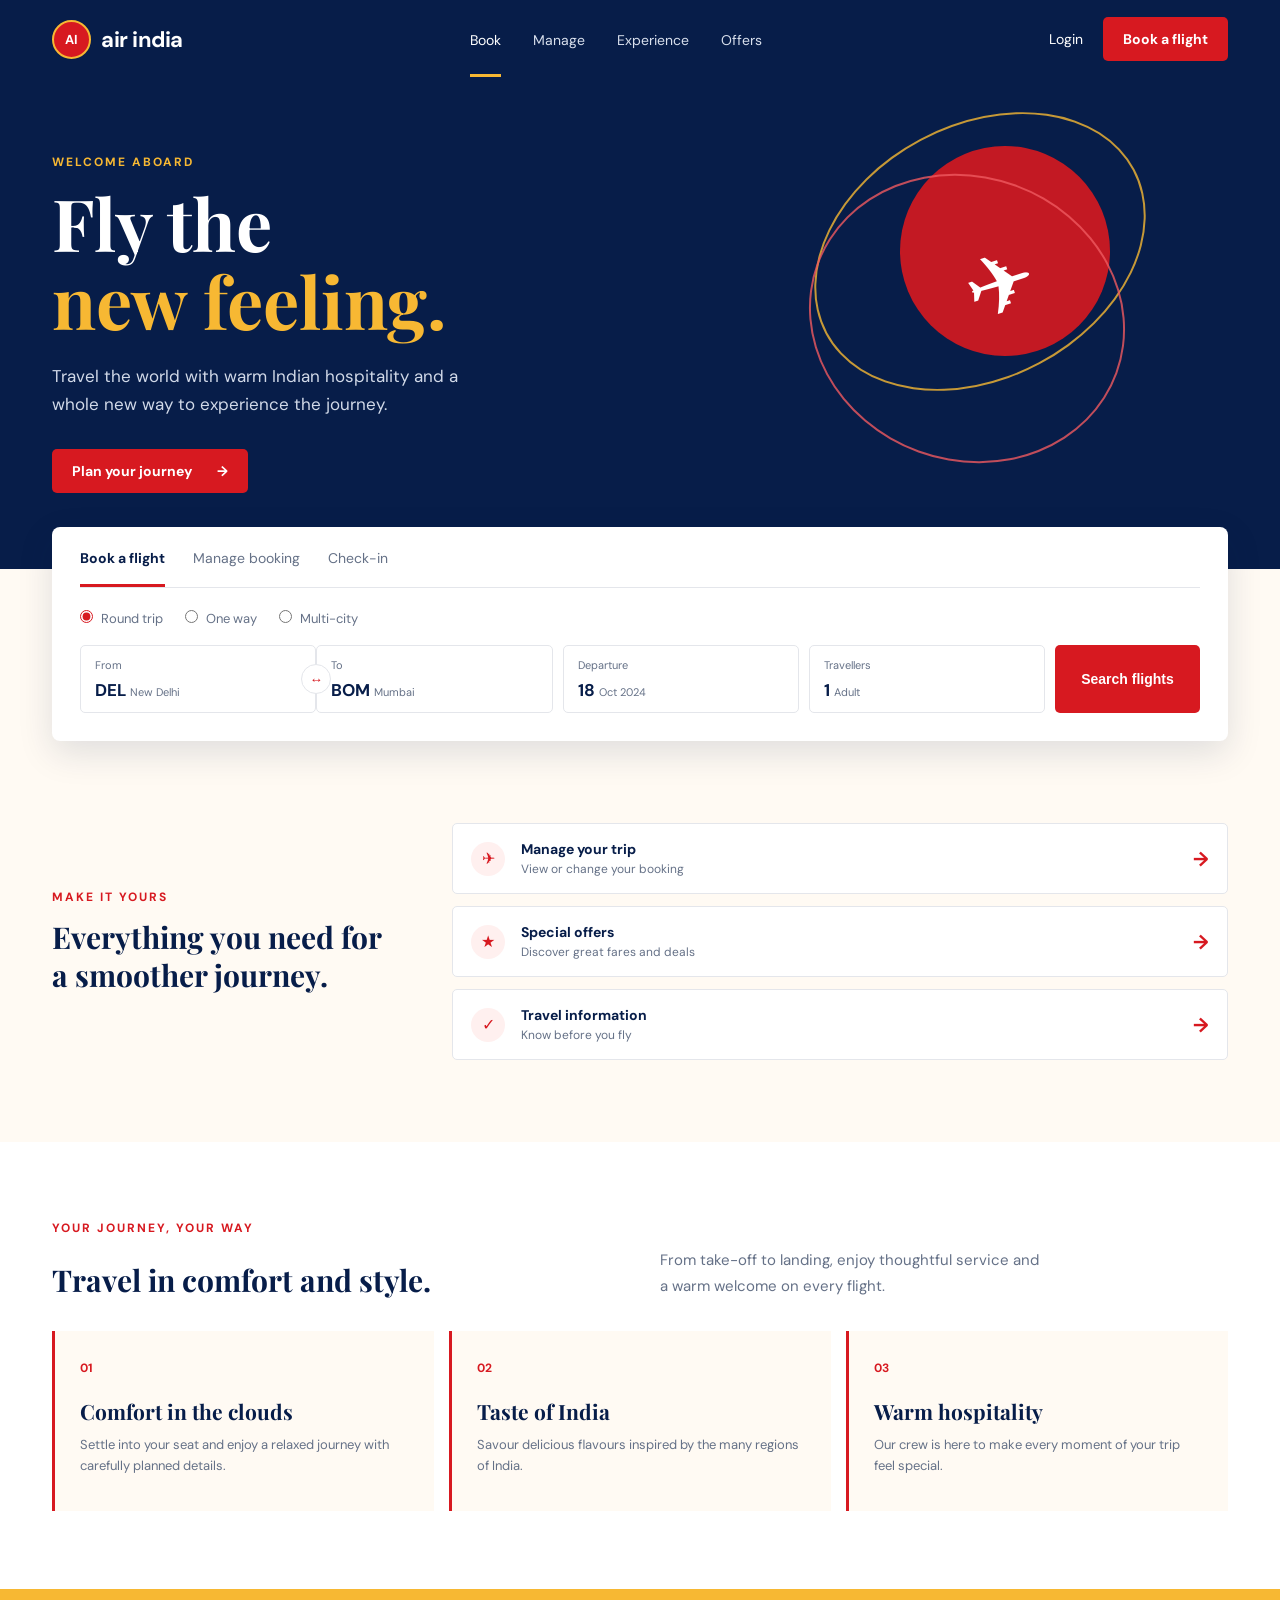
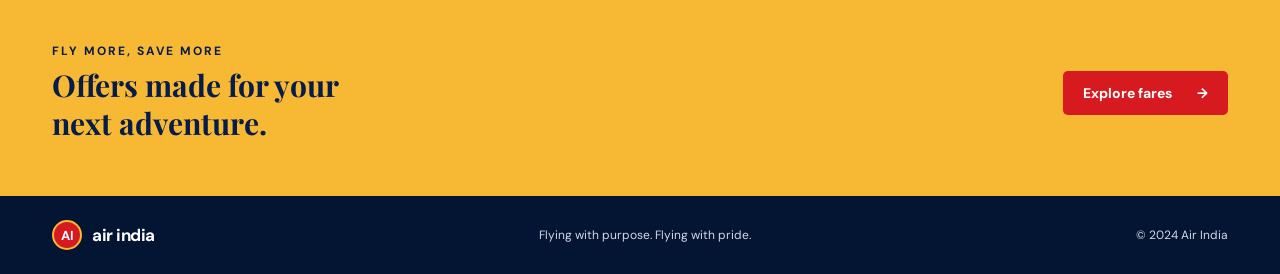
<file: HTMLCSSbasic/Airindia_assign2/index.html>
<!DOCTYPE html>
<html lang="en">

<head>
    <meta charset="UTF-8">
    <meta name="viewport" content="width=device-width, initial-scale=1.0">
    <meta name="description" content="A simple Air India inspired airline homepage built with HTML and CSS.">
    <title>Air India | Fly the new feeling</title>
    <link rel="stylesheet" href="./style.css">
</head>

<body>
    <header class="site-header">
        <nav class="navbar" aria-label="Main navigation">
            <a class="brand" href="#" aria-label="Air India home">
                <span class="brand-mark">AI</span>
                <span>air india</span>
            </a>

            <ul class="nav-links">
                <li><a class="active" href="#book">Book</a></li>
                <li><a href="#manage">Manage</a></li>
                <li><a href="#experience">Experience</a></li>
                <li><a href="#offers">Offers</a></li>
            </ul>

            <div class="nav-actions">
                <a class="login-link" href="#">Login</a>
                <a class="nav-button" href="#book">Book a flight</a>
            </div>
        </nav>
    </header>

    <main>
        <section class="hero">
            <div class="hero-content">
                <p class="eyebrow">Welcome aboard</p>
                <h1>Fly the <span>new feeling.</span></h1>
                <p class="hero-text">
                    Travel the world with warm Indian hospitality and a whole new
                    way to experience the journey.
                </p>
                <a class="primary-button" href="#book">Plan your journey <span aria-hidden="true">&rarr;</span></a>
            </div>
            <div class="hero-art" aria-hidden="true">
                <div class="sun"></div>
                <div class="orbit orbit-one"></div>
                <div class="orbit orbit-two"></div>
                <span class="plane">&#9992;</span>
            </div>
        </section>

        <section class="booking-card" id="book">
            <div class="booking-tabs">
                <a class="selected" href="#book">Book a flight</a>
                <a href="#manage">Manage booking</a>
                <a href="#checkin">Check-in</a>
            </div>

            <div class="trip-options">
                <label><input type="radio" name="trip" checked> Round trip</label>
                <label><input type="radio" name="trip"> One way</label>
                <label><input type="radio" name="trip"> Multi-city</label>
            </div>

            <form class="flight-form">
                <label class="input-group">
                    <span>From</span>
                    <strong>DEL <small>New Delhi</small></strong>
                </label>
                <button class="swap-button" type="button" aria-label="Swap departure and arrival">&harr;</button>
                <label class="input-group">
                    <span>To</span>
                    <strong>BOM <small>Mumbai</small></strong>
                </label>
                <label class="input-group">
                    <span>Departure</span>
                    <strong>18 <small>Oct 2024</small></strong>
                </label>
                <label class="input-group">
                    <span>Travellers</span>
                    <strong>1 <small>Adult</small></strong>
                </label>
                <button class="search-button" type="submit">Search flights</button>
            </form>
        </section>

        <section class="quick-links" id="manage">
            <div>
                <p class="eyebrow">Make it yours</p>
                <h2>Everything you need for a smoother journey.</h2>
            </div>
            <div class="link-grid">
                <a class="info-card" href="#manage">
                    <span class="card-icon">&#9992;</span>
                    <span><strong>Manage your trip</strong><small>View or change your booking</small></span>
                    <b aria-hidden="true">&rarr;</b>
                </a>
                <a class="info-card" href="#offers">
                    <span class="card-icon">&#9733;</span>
                    <span><strong>Special offers</strong><small>Discover great fares and deals</small></span>
                    <b aria-hidden="true">&rarr;</b>
                </a>
                <a class="info-card" href="#experience">
                    <span class="card-icon">&#10003;</span>
                    <span><strong>Travel information</strong><small>Know before you fly</small></span>
                    <b aria-hidden="true">&rarr;</b>
                </a>
            </div>
        </section>

        <section class="feature-section" id="experience">
            <div class="section-heading">
                <p class="eyebrow">Your journey, your way</p>
                <h2>Travel in comfort and style.</h2>
                <p>From take-off to landing, enjoy thoughtful service and a warm welcome on every flight.</p>
            </div>
            <div class="feature-grid">
                <article class="feature-card">
                    <span class="feature-number">01</span>
                    <h3>Comfort in the clouds</h3>
                    <p>Settle into your seat and enjoy a relaxed journey with carefully planned details.</p>
                </article>
                <article class="feature-card">
                    <span class="feature-number">02</span>
                    <h3>Taste of India</h3>
                    <p>Savour delicious flavours inspired by the many regions of India.</p>
                </article>
                <article class="feature-card">
                    <span class="feature-number">03</span>
                    <h3>Warm hospitality</h3>
                    <p>Our crew is here to make every moment of your trip feel special.</p>
                </article>
            </div>
        </section>

        <section class="offers-section" id="offers">
            <div>
                <p class="eyebrow">Fly more, save more</p>
                <h2>Offers made for your next adventure.</h2>
            </div>
            <a class="primary-button" href="#book">Explore fares <span aria-hidden="true">&rarr;</span></a>
        </section>
    </main>

    <footer class="footer">
        <div class="brand footer-brand"><span class="brand-mark">AI</span><span>air india</span></div>
        <p>Flying with purpose. Flying with pride.</p>
        <p>&copy; 2024 Air India</p>
    </footer>
</body>

</html>
</file>
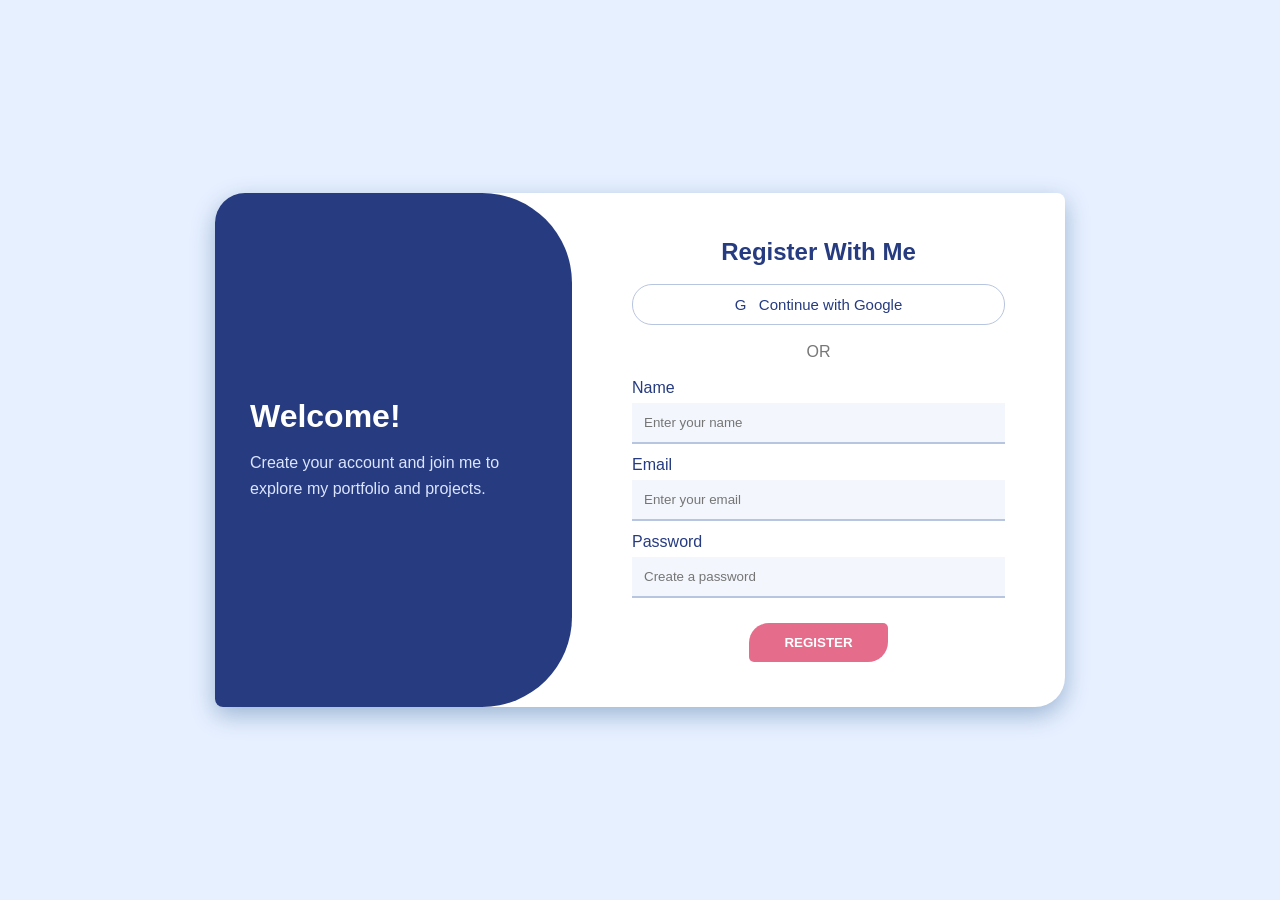
<file: HTMLCSSbasic/Form_assign4/form.html>
<!DOCTYPE html>
<html lang="en">

<head>
    <meta charset="UTF-8">
    <meta name="viewport" content="width=device-width, initial-scale=1.0">
    <title>Register With Me</title>
    <style>
        * {
            box-sizing: border-box;
            margin: 0;
            padding: 0;
            font-family: Arial, sans-serif;
        }

        body {
            min-height: 100vh;
            display: flex;
            justify-content: center;
            align-items: center;
            background-color: #e7f0ff;
        }

        .registerBox {
            width: 850px;
            max-width: 90%;
            display: flex;
            overflow: hidden;
            border-radius: 30px 8px 30px 8px;
            background-color: white;
            box-shadow: 0 8px 25px #9bb4d3;
        }

        .welcomeSide {
            width: 42%;
            padding: 70px 35px;
            display: flex;
            flex-direction: column;
            justify-content: center;
            background-color: #263b80;
            color: white;
            border-radius: 0 90px 90px 0;
        }

        .welcomeSide h1 {
            margin-bottom: 15px;
            font-size: 32px;
        }

        .welcomeSide p {
            line-height: 1.6;
            color: #dce5ff;
        }

        .formSide {
            width: 58%;
            padding: 45px 60px;
        }

        .formSide h2 {
            margin-bottom: 18px;
            color: #263b80;
            text-align: center;
        }

        .googleButton {
            width: 100%;
            padding: 11px;
            border: 1px solid #b8c5e0;
            border-radius: 20px;
            background-color: white;
            color: #263b80;
            font-size: 15px;
            cursor: pointer;
        }

        .googleButton:hover {
            background-color: #edf2ff;
        }

        .orText {
            margin: 18px 0;
            color: #777;
            text-align: center;
        }

        label {
            display: block;
            margin: 12px 0 6px;
            color: #263b80;
        }

        input {
            width: 100%;
            padding: 12px;
            border: none;
            border-bottom: 2px solid #b8c5e0;
            outline: none;
            background-color: #f3f6fc;
        }

        input:focus {
            border-bottom-color: #e66c8c;
        }

        .registerButton {
            display: block;
            margin: 25px auto 0;
            padding: 12px 35px;
            border: none;
            border-radius: 20px 5px 20px 5px;
            background-color: #e66c8c;
            color: white;
            font-weight: bold;
            cursor: pointer;
        }

        .registerButton:hover {
            background-color: #c94f70;
        }

        @media screen and (max-width: 650px) {
            .registerBox {
                display: block;
            }

            .welcomeSide,
            .formSide {
                width: 100%;
            }

            .welcomeSide {
                padding: 30px;
                border-radius: 0 0 50px 50px;
            }

            .formSide {
                padding: 30px;
            }
        }
    </style>
</head>

<body>
    <main class="registerBox">
        <section class="welcomeSide">
            <h1>Welcome!</h1>
            <p>Create your account and join me to explore my portfolio and projects.</p>
        </section>

        <section class="formSide">
            <h2>Register With Me</h2>
            <button class="googleButton" type="button">G&nbsp;&nbsp; Continue with Google</button>
            <p class="orText">OR</p>

            <form action="" method="post">
                <label for="nameInput">Name</label>
                <input type="text" id="nameInput" name="name" placeholder="Enter your name" required>

                <label for="emailInput">Email</label>
                <input type="email" id="emailInput" name="email" placeholder="Enter your email" required>

                <label for="passwordInput">Password</label>
                <input type="password" id="passwordInput" name="password" placeholder="Create a password" required>

                <button class="registerButton" type="submit">REGISTER</button>
            </form>
        </section>
    </main>
</body>

</html>
</file>
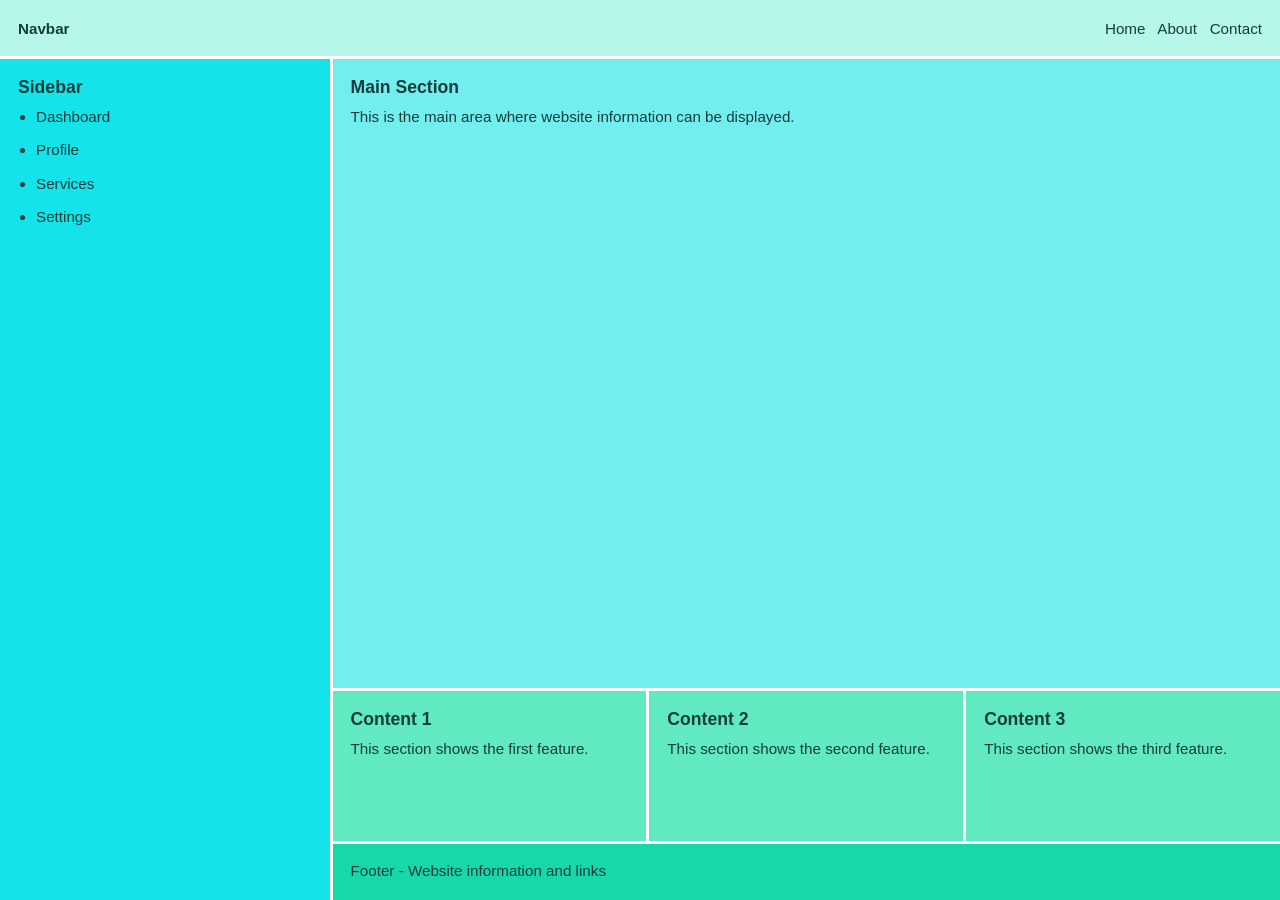
<file: HTMLCSSbasic/grid_assign5/pageLayOut.html>
<!DOCTYPE html>
<html lang="en">
<head>
    <meta charset="UTF-8">
    <meta name="viewport" content="width=device-width, initial-scale=1.0">
    <title>CSS Grid Layout</title>
    <style>
        * {
            box-sizing: border-box;
            margin: 0;
            padding: 0;
        }

        body {
            min-height: 100vh;
            font-family: Arial, sans-serif;
        }

        .layout {
            width: 100%;
            min-height: 100vh;
            display: grid;
            grid-template-columns: 1.05fr 1fr 1fr 1fr;
            grid-template-rows: 56px minmax(220px, 1fr) 150px 56px;
            grid-template-areas:
                "nav nav nav nav"
                "sidebar main main main"
                "sidebar content1 content2 content3"
                "sidebar footer footer footer";
            gap: 3px;
            background-color: #fff;
        }

        .layout > * {
            padding: 18px;
            color: #123d3c;
            font-size: 0.95rem;
        }

        nav {
            grid-area: nav;
            display: flex;
            align-items: center;
            justify-content: space-between;
            padding: 0 24px;
            background-color: #b7f7e9;
        }

        .sidebar {
            grid-area: sidebar;
            background-color: #14e4ea;
        }

        h2,
        h3 {
            margin-bottom: 8px;
            font-size: 1.1rem;
        }

        p {
            line-height: 1.5;
        }

        .sidebar ul {
            display: grid;
            gap: 12px;
            padding-left: 18px;
            line-height: 1.4;
        }

        main {
            grid-area: main;
            background-color: #72eeee;
        }

        .content-one,
        .content-two,
        .content-three {
            background-color: #61e9c2;
        }

        .content-one {
            grid-area: content1;
        }

        .content-two {
            grid-area: content2;
        }

        .content-three {
            grid-area: content3;
        }

        footer {
            grid-area: footer;
            background-color: #16d8a9;
        }

        @media (max-width: 600px) {
            .layout {
                width: 100%;
                min-height: 100vh;
                grid-template-columns: 1fr 1fr 1fr;
                grid-template-rows: 32px 150px 100px 100px 50px;
                grid-template-areas:
                    "nav nav nav"
                    "sidebar main main"
                    "sidebar content1 content2"
                    "sidebar content3 content3"
                    "sidebar footer footer";
            }
        }
    </style>
</head>
<body>
    <div class="layout">
        <nav>
            <strong>Navbar</strong>
            <span>Home &nbsp; About &nbsp; Contact</span>
        </nav>
        <aside class="sidebar">
            <h2>Sidebar</h2>
            <ul>
                <li>Dashboard</li>
                <li>Profile</li>
                <li>Services</li>
                <li>Settings</li>
            </ul>
        </aside>
        <main>
            <h2>Main Section</h2>
            <p>This is the main area where website information can be displayed.</p>
        </main>
        <section class="content-one">
            <h3>Content 1</h3>
            <p>This section shows the first feature.</p>
        </section>
        <section class="content-two">
            <h3>Content 2</h3>
            <p>This section shows the second feature.</p>
        </section>
        <section class="content-three">
            <h3>Content 3</h3>
            <p>This section shows the third feature.</p>
        </section>
        <footer>Footer - Website information and links</footer>
    </div>
</body>
</html>
</file>
<file: HTMLCSSbasic/Airindia_assign2/style.css>
@import url('https://fonts.googleapis.com/css2?family=DM+Sans:wght@400;500;700&family=Playfair+Display:wght@600;700&display=swap');

:root {
    --navy: #071d49;
    --deep-navy: #041433;
    --red: #d71920;
    --gold: #f7b833;
    --cream: #fffaf3;
    --muted: #657187;
    --line: #e4e6eb;
}

* {
    box-sizing: border-box;
    margin: 0;
    padding: 0;
}

html {
    scroll-behavior: smooth;
}

body {
    background: var(--cream);
    color: var(--navy);
    font-family: 'DM Sans', Arial, sans-serif;
}

a {
    color: inherit;
    text-decoration: none;
}

.site-header {
    background: var(--navy);
    color: white;
}

.navbar {
    align-items: center;
    display: flex;
    justify-content: space-between;
    margin: auto;
    max-width: 1240px;
    min-height: 78px;
    padding: 0 32px;
}

.brand {
    align-items: center;
    display: flex;
    font-size: 22px;
    font-weight: 700;
    gap: 10px;
    letter-spacing: -0.5px;
}

.brand-mark {
    align-items: center;
    background: var(--red);
    border: 2px solid var(--gold);
    border-radius: 50%;
    color: white;
    display: inline-flex;
    font-size: 13px;
    height: 39px;
    justify-content: center;
    letter-spacing: 0;
    width: 39px;
}

.nav-links {
    display: flex;
    gap: 32px;
    list-style: none;
}

.nav-links a {
    color: #d9e0ed;
    font-size: 14px;
    padding: 29px 0 25px;
}

.nav-links a:hover,
.nav-links .active {
    border-bottom: 3px solid var(--gold);
    color: white;
}

.nav-actions {
    align-items: center;
    display: flex;
    gap: 20px;
}

.login-link {
    font-size: 14px;
}

.nav-button,
.primary-button,
.search-button {
    background: var(--red);
    border-radius: 5px;
    color: white;
    font-size: 14px;
    font-weight: 700;
    padding: 13px 20px;
}

.nav-button:hover,
.primary-button:hover,
.search-button:hover {
    background: #b91218;
}

.hero {
    background: var(--navy);
    color: white;
    display: flex;
    min-height: 420px;
    overflow: hidden;
    padding: 76px max(32px, calc((100% - 1176px) / 2));
    position: relative;
}

.hero-content {
    max-width: 510px;
    position: relative;
    z-index: 1;
}

.eyebrow {
    color: var(--red);
    font-size: 12px;
    font-weight: 700;
    letter-spacing: 2px;
    margin-bottom: 14px;
    text-transform: uppercase;
}

.hero .eyebrow {
    color: var(--gold);
}

h1,
h2 {
    font-family: 'Playfair Display', Georgia, serif;
}

h1 {
    font-size: clamp(42px, 6vw, 72px);
    line-height: 1.08;
}

h1 span {
    color: var(--gold);
    display: block;
}

.hero-text {
    color: #d1d9e8;
    font-size: 17px;
    line-height: 1.7;
    margin: 22px 0 30px;
    max-width: 410px;
}

.primary-button {
    display: inline-flex;
    gap: 25px;
}

.hero-art {
    height: 340px;
    position: absolute;
    right: 9%;
    top: 38px;
    width: 420px;
}

.sun {
    background: var(--red);
    border-radius: 50%;
    height: 210px;
    opacity: .9;
    position: absolute;
    right: 55px;
    top: 30px;
    width: 210px;
}

.orbit {
    border: 2px solid var(--gold);
    border-radius: 50%;
    height: 255px;
    opacity: .8;
    position: absolute;
    right: 10px;
    top: 8px;
    transform: rotate(-28deg);
    width: 350px;
}

.orbit-two {
    border-color: #ef5960;
    height: 285px;
    right: 38px;
    top: 60px;
    transform: rotate(20deg);
    width: 320px;
}

.plane {
    color: white;
    font-size: 84px;
    position: absolute;
    right: 130px;
    top: 115px;
    transform: rotate(-18deg);
}

.booking-card {
    background: white;
    border-radius: 8px;
    box-shadow: 0 12px 35px #071d4920;
    margin: -42px auto 0;
    max-width: 1176px;
    padding: 0 28px 28px;
    position: relative;
    z-index: 2;
}

.booking-tabs {
    border-bottom: 1px solid var(--line);
    display: flex;
    gap: 28px;
}

.booking-tabs a {
    color: var(--muted);
    font-size: 14px;
    padding: 22px 0 17px;
}

.booking-tabs .selected {
    border-bottom: 3px solid var(--red);
    color: var(--navy);
    font-weight: 700;
}

.trip-options {
    display: flex;
    gap: 22px;
    padding: 22px 0 18px;
}

.trip-options label {
    color: var(--muted);
    font-size: 13px;
}

.trip-options input {
    accent-color: var(--red);
    margin-right: 5px;
}

.flight-form {
    align-items: stretch;
    display: flex;
    gap: 10px;
}

.input-group {
    border: 1px solid var(--line);
    border-radius: 5px;
    display: flex;
    flex: 1;
    flex-direction: column;
    gap: 7px;
    justify-content: center;
    min-height: 68px;
    padding: 10px 14px;
}

.input-group > span {
    color: var(--muted);
    font-size: 11px;
}

.input-group strong {
    font-size: 17px;
}

.input-group small {
    color: var(--muted);
    font-size: 11px;
    font-weight: 400;
}

.swap-button {
    align-self: center;
    background: white;
    border: 1px solid var(--line);
    border-radius: 50%;
    color: var(--red);
    cursor: pointer;
    height: 30px;
    margin: 0 -25px;
    position: relative;
    width: 30px;
    z-index: 1;
}

.search-button {
    border: 0;
    cursor: pointer;
    min-width: 145px;
}

.quick-links {
    align-items: center;
    display: flex;
    gap: 60px;
    margin: auto;
    max-width: 1176px;
    padding: 82px 0;
}

h2 {
    font-size: 30px;
    line-height: 1.25;
    max-width: 340px;
}

.link-grid {
    display: grid;
    flex: 1;
    gap: 12px;
}

.info-card {
    align-items: center;
    background: white;
    border: 1px solid var(--line);
    border-radius: 5px;
    display: grid;
    gap: 15px;
    grid-template-columns: 35px 1fr auto;
    padding: 16px 18px;
}

.info-card:hover {
    border-color: var(--red);
}

.card-icon {
    align-items: center;
    background: #fff0ef;
    border-radius: 50%;
    color: var(--red);
    display: flex;
    height: 34px;
    justify-content: center;
    width: 34px;
}

.info-card strong,
.info-card small {
    display: block;
}

.info-card strong {
    font-size: 14px;
    margin-bottom: 3px;
}

.info-card small {
    color: var(--muted);
    font-size: 12px;
}

.info-card b {
    color: var(--red);
    font-size: 20px;
}

.feature-section {
    background: white;
    padding: 78px max(32px, calc((100% - 1176px) / 2));
}

.section-heading {
    align-items: end;
    display: grid;
    gap: 12px 40px;
    grid-template-columns: 1fr 1fr;
    margin-bottom: 32px;
}

.section-heading .eyebrow {
    grid-column: 1 / -1;
    margin-bottom: 0;
}

.section-heading h2 {
    max-width: 430px;
}

.section-heading > p:last-child {
    color: var(--muted);
    font-size: 15px;
    line-height: 1.7;
    max-width: 390px;
}

.feature-grid {
    display: grid;
    gap: 15px;
    grid-template-columns: repeat(3, 1fr);
}

.feature-card {
    background: var(--cream);
    border-left: 3px solid var(--red);
    min-height: 180px;
    padding: 25px;
}

.feature-number {
    color: var(--red);
    font-size: 12px;
    font-weight: 700;
}

.feature-card h3 {
    font-family: 'Playfair Display', Georgia, serif;
    font-size: 21px;
    margin: 20px 0 10px;
}

.feature-card p {
    color: var(--muted);
    font-size: 13px;
    line-height: 1.6;
}

.offers-section {
    align-items: center;
    background: var(--gold);
    display: flex;
    justify-content: space-between;
    padding: 54px max(32px, calc((100% - 1176px) / 2));
}

.offers-section .eyebrow {
    color: var(--navy);
    margin-bottom: 8px;
}

.offers-section h2 {
    font-size: 30px;
}

.footer {
    align-items: center;
    background: var(--deep-navy);
    color: #d1d9e8;
    display: flex;
    font-size: 12px;
    gap: 30px;
    justify-content: space-between;
    padding: 24px max(32px, calc((100% - 1176px) / 2));
}

.footer-brand {
    color: white;
    font-size: 17px;
}

.footer-brand .brand-mark {
    height: 30px;
    width: 30px;
}

@media screen and (max-width: 650px) {
    .nav-links {
        display: none;
    }

    .hero-art {
        opacity: .45;
        right: -100px;
    }

    .flight-form {
        flex-wrap: wrap;
    }

    .input-group {
        min-width: 30%;
    }

    .search-button {
        flex: 1;
    }

    .quick-links {
        align-items: stretch;
        flex-direction: column;
        gap: 35px;
        padding: 60px 32px;
    }

    .feature-section {
        padding: 60px 32px;
    }

    .section-heading {
        display: block;
    }

    .section-heading h2 {
        margin-bottom: 15px;
    }

    .feature-grid {
        grid-template-columns: 1fr;
    }

    .offers-section {
        align-items: flex-start;
        flex-direction: column;
        gap: 25px;
        padding: 45px 32px;
    }
}

@media screen and (max-width: 520px) {
    .navbar {
        padding: 0 18px;
    }

    .login-link {
        display: none;
    }

    .nav-button {
        padding: 10px 12px;
    }

    .hero {
        min-height: 450px;
        padding: 65px 24px;
    }

    .hero-art {
        right: -180px;
    }

    .booking-card {
        margin: -25px 16px 0;
        padding: 0 18px 20px;
    }

    .booking-tabs {
        gap: 16px;
    }

    .booking-tabs a {
        font-size: 12px;
    }

    .input-group {
        min-width: 45%;
    }

    .footer {
        align-items: flex-start;
        flex-direction: column;
        gap: 12px;
        padding: 24px;
    }
}
</file>
